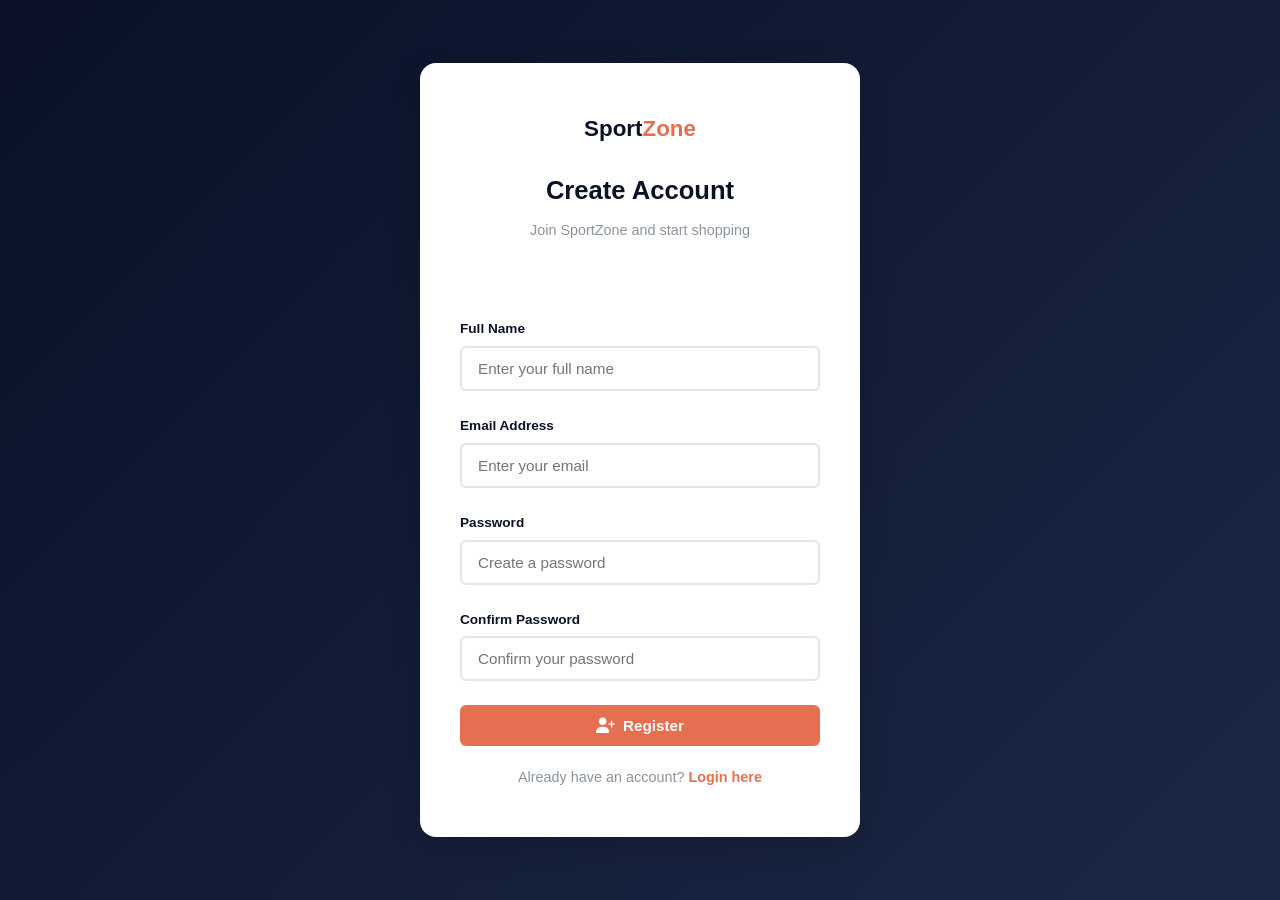
<file: index.html>
<!DOCTYPE html>
<html lang="en">

<head>
    <meta charset="UTF-8">
    <meta name="viewport" content="width=device-width, initial-scale=1.0">
    <meta name="description" content="SportZone — Your one-stop shop for premium sports gear.">
    <title>SportZone</title>
    <meta http-equiv="refresh" content="0; url=register.html">
</head>

<body>
    <p>Redirecting to <a href="register.html">Register</a>...</p>
</body>

</html>
</file>
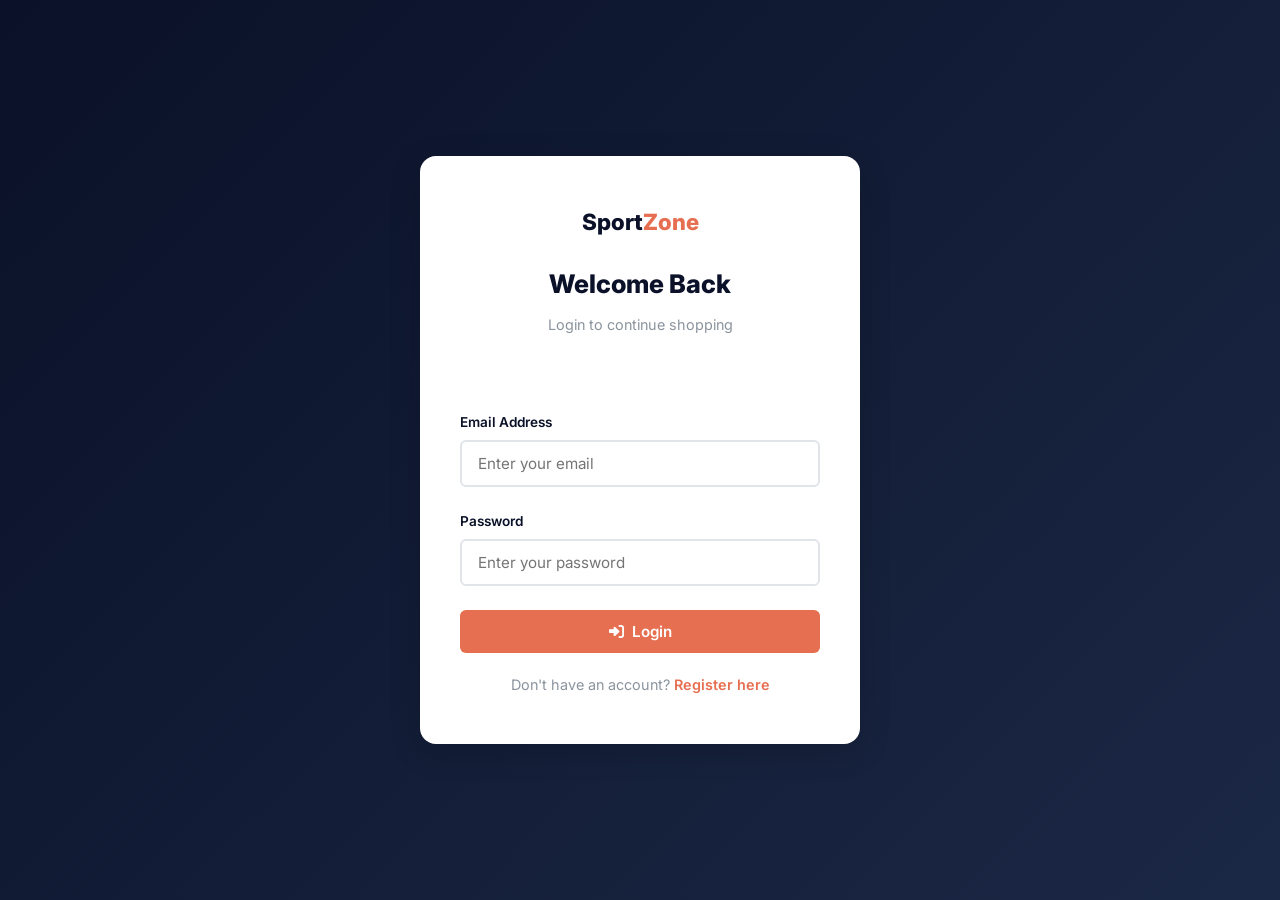
<file: cart.html>
<!DOCTYPE html>
<html lang="en">

<head>
    <meta charset="UTF-8">
    <meta name="viewport" content="width=device-width, initial-scale=1.0">
    <meta name="description" content="SportZone — Review your cart and checkout.">
    <title>SportZone — Cart</title>
    <link rel="stylesheet" href="css/styles.css">
    <link rel="stylesheet" href="https://cdnjs.cloudflare.com/ajax/libs/font-awesome/6.5.1/css/all.min.css">
</head>

<body>
    <div id="navbar-container"></div>

    <div class="cart-section" id="cart-section">
        <h1 class="cart-section__title"><i class="fa-solid fa-cart-shopping"></i> Your Cart</h1>
        <div id="cart-items"></div>
        <div id="cart-summary"></div>
    </div>

    <div id="footer-container"></div>

    <script type="module" src="js/cartPage.js"></script>
</body>

</html>
</file>
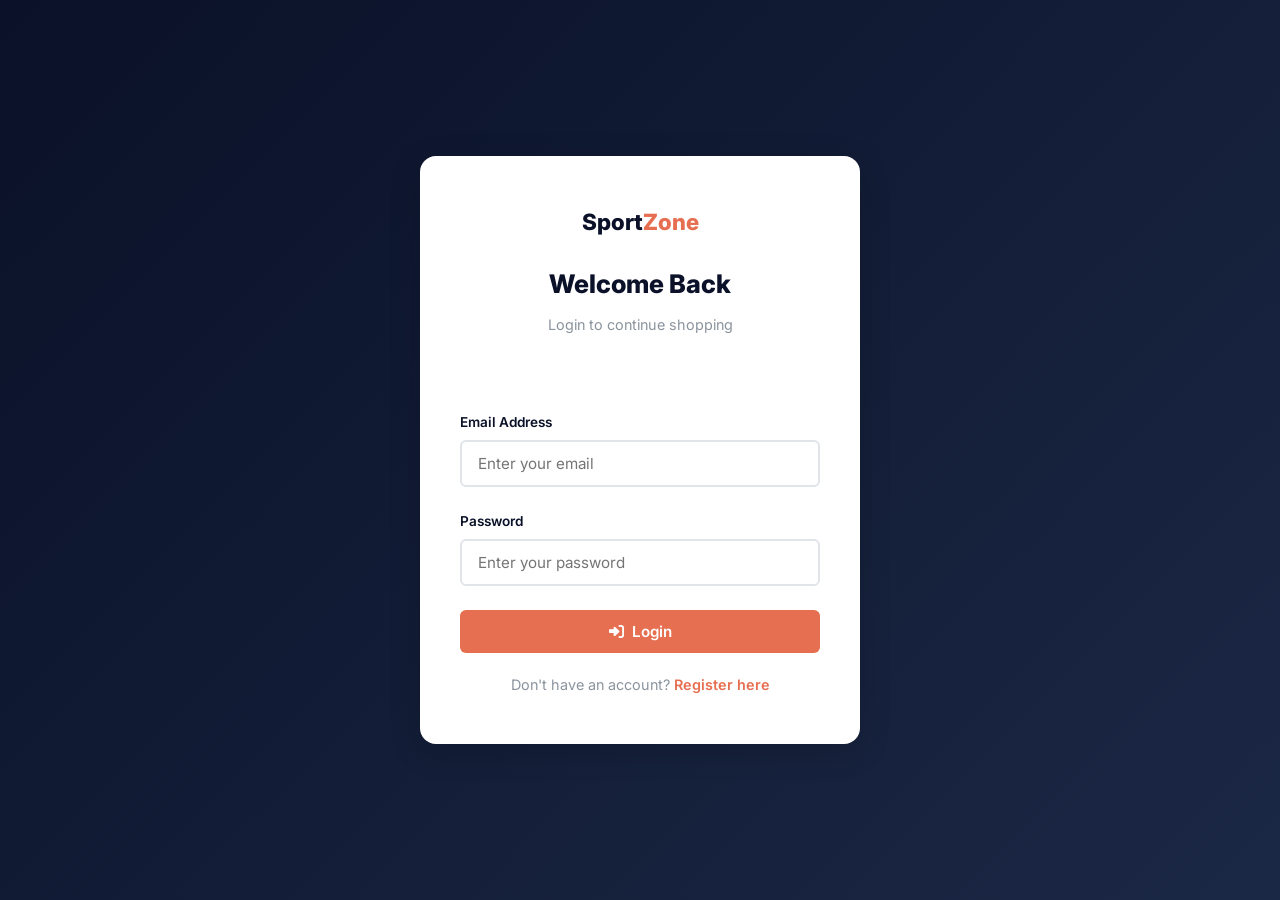
<file: home.html>
<!DOCTYPE html>
<html lang="en">

<head>
    <meta charset="UTF-8">
    <meta name="viewport" content="width=device-width, initial-scale=1.0">
    <meta name="description"
        content="SportZone — Shop premium sports jerseys, balls, and clothing. Your one-stop shop for all sports gear.">
    <title>SportZone — Home</title>
    <link rel="stylesheet" href="css/styles.css">
    <link rel="stylesheet" href="https://cdnjs.cloudflare.com/ajax/libs/font-awesome/6.5.1/css/all.min.css">
</head>

<body>
    <div id="navbar-container"></div>

    <div id="slider-container"></div>

    <section class="section" id="products-section">
        <h2 class="section__title">Our <span>Products</span></h2>

        <div class="filters" id="filters">
            <button class="filters__category-btn active" data-category="All">All</button>
            <button class="filters__category-btn" data-category="Shoes">Shoes</button>
            <button class="filters__category-btn" data-category="Balls">Balls</button>
            <button class="filters__category-btn" data-category="Clothing">Clothing</button>

            <select class="filters__select" id="price-filter">
                <option value="default">Sort by Price</option>
                <option value="low-high">Price: Low to High</option>
                <option value="high-low">Price: High to Low</option>
            </select>

            <select class="filters__select" id="size-filter">
                <option value="all">All Sizes</option>
                <option value="S">S</option>
                <option value="M">M</option>
                <option value="L">L</option>
                <option value="XL">XL</option>
                <option value="Standard">Standard</option>
            </select>
        </div>

        <div class="products-grid" id="products-grid"></div>
    </section>

    <section class="section" id="contact" style="text-align:center; padding-bottom: 60px;">
        <h2 class="section__title">Contact <span>Us</span></h2>
        <p style="color: var(--text-muted); max-width: 500px; margin: 0 auto;">
            Have questions? Reach out at <strong>support@sportzone.com</strong> or call us at <strong>+1 (555)
                123-4567</strong>.
        </p>
    </section>

    <div id="footer-container"></div>

    <script type="module" src="js/home.js"></script>
</body>

</html>
</file>
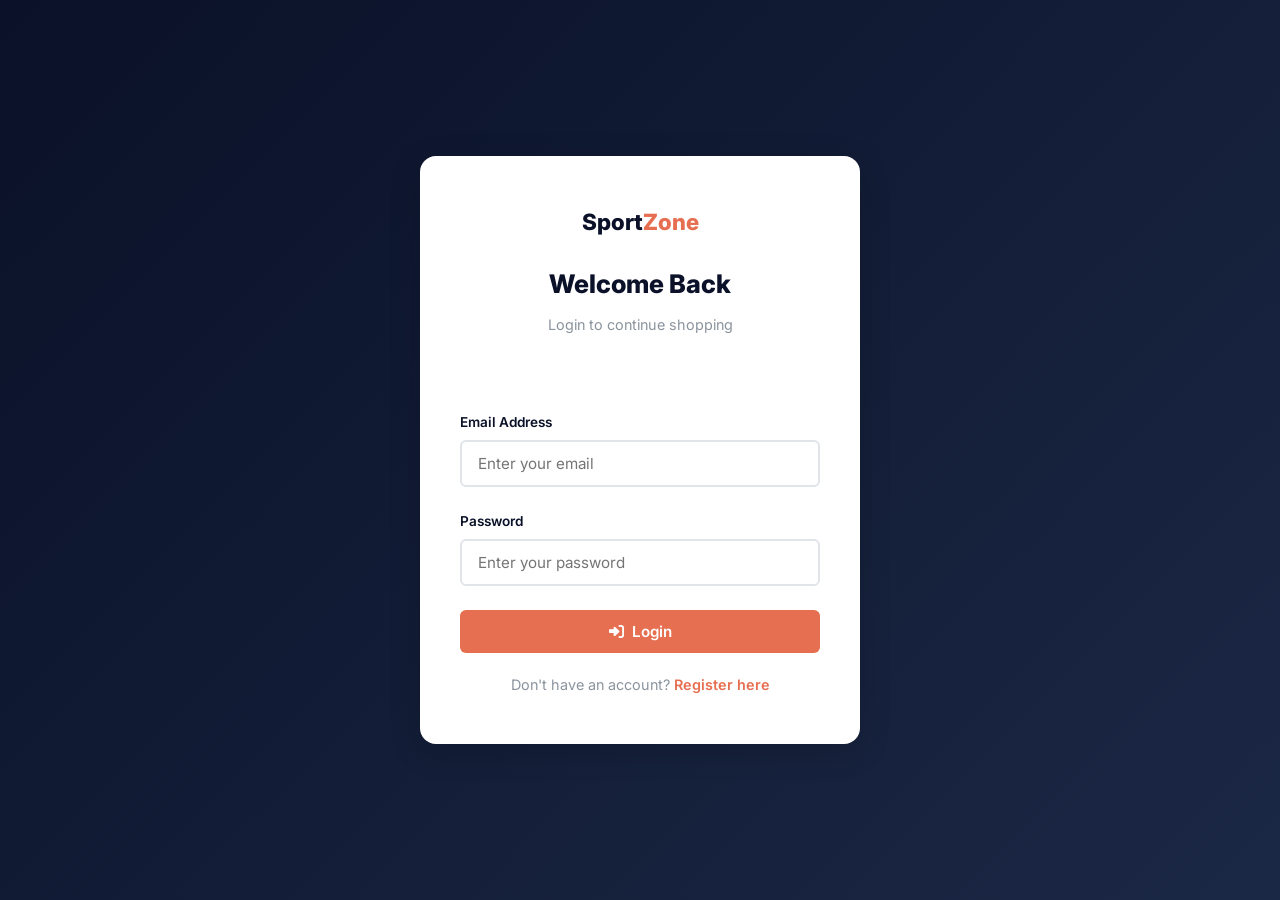
<file: login.html>
<!DOCTYPE html>
<html lang="en">

<head>
    <meta charset="UTF-8">
    <meta name="viewport" content="width=device-width, initial-scale=1.0">
    <meta name="description" content="SportZone — Login to your account to shop premium sports gear.">
    <title>SportZone — Login</title>
    <link rel="stylesheet" href="css/styles.css">
    <link rel="stylesheet" href="https://cdnjs.cloudflare.com/ajax/libs/font-awesome/6.5.1/css/all.min.css">
</head>

<body>
    <div class="auth-page">
        <div class="auth-card">
            <div class="auth-card__logo">Sport<span>Zone</span></div>
            <h1 class="auth-card__title">Welcome Back</h1>
            <p class="auth-card__subtitle">Login to continue shopping</p>

            <div class="general-error" id="general-error"></div>

            <form id="login-form" novalidate>
                <div class="form-group">
                    <label for="email">Email Address</label>
                    <input type="email" id="email" placeholder="Enter your email" autocomplete="email">
                    <div class="error-message" id="email-error"></div>
                </div>

                <div class="form-group">
                    <label for="password">Password</label>
                    <input type="password" id="password" placeholder="Enter your password"
                        autocomplete="current-password">
                    <div class="error-message" id="password-error"></div>
                </div>

                <button type="submit" class="btn btn--primary" id="login-btn">
                    <i class="fa-solid fa-right-to-bracket"></i> Login
                </button>
            </form>

            <p class="auth-card__footer">
                Don't have an account? <a href="register.html">Register here</a>
            </p>
        </div>
    </div>

    <script type="module" src="js/login.js"></script>
</body>

</html>
</file>
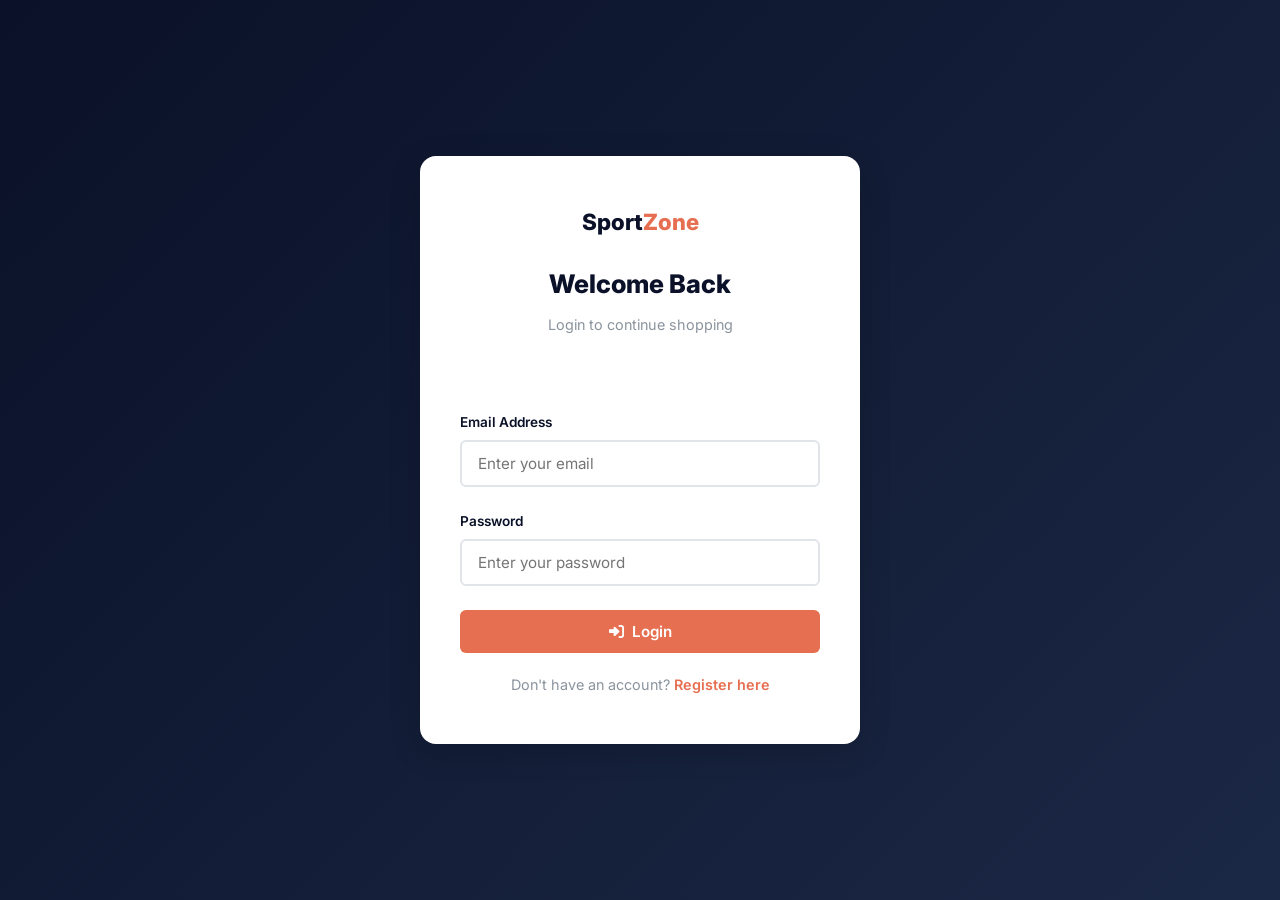
<file: order-shipped.html>
<!DOCTYPE html>
<html lang="en">

<head>
    <meta charset="UTF-8">
    <meta name="viewport" content="width=device-width, initial-scale=1.0">
    <meta name="description" content="SportZone — Review your cart and checkout.">
    <title>SportZone — Order Shipped</title>
    <link rel="stylesheet" href="css/styles.css">
    <link rel="stylesheet" href="https://cdnjs.cloudflare.com/ajax/libs/font-awesome/6.5.1/css/all.min.css">
</head>

<body>
    <div id="navbar-container"></div>

    <div class="order-shipped" id="order-shipped">
        <div class="order-shipped__box">
            <div class="order-shipped__icon">
                <i class="fa-solid fa-truck-fast"></i>
            </div>
            <h1 class="order-shipped__title">Order Shipped Successfully!</h1>
            <p class="order-shipped__text">
                Thank you for shopping with SportZone. Your order is on its way and will arrive soon.
            </p>
            <a href="home.html" class="btn btn--yellow">
                <i class="fa-solid fa-arrow-left"></i> Continue Shopping
            </a>
        </div>
    </div>

    <div id="footer-container"></div>

    <script type="module" src="js/orderShipped.js"></script>
</body>

</html>
</file>
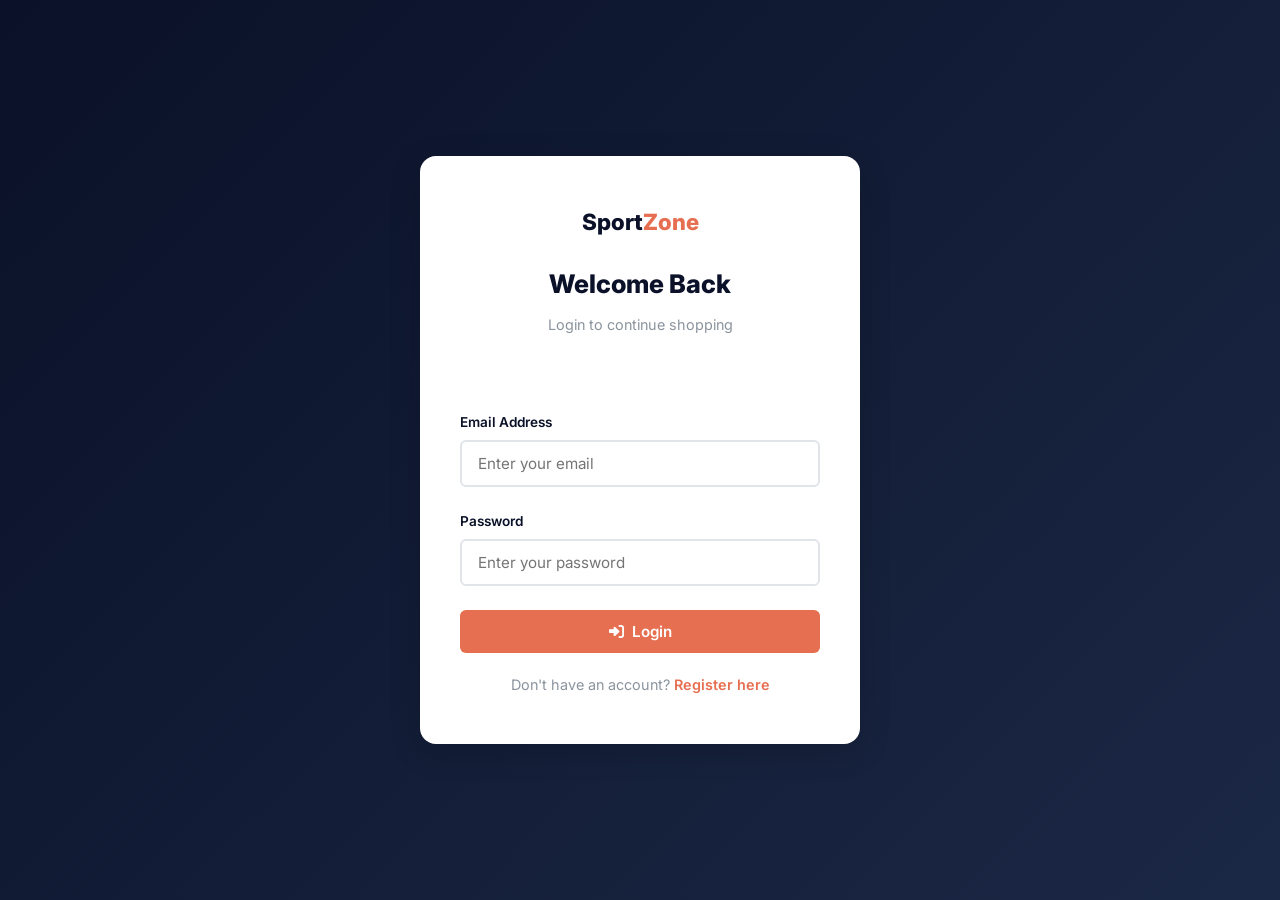
<file: product-details.html>
<!DOCTYPE html>
<html lang="en">

<head>
    <meta charset="UTF-8">
    <meta name="viewport" content="width=device-width, initial-scale=1.0">
    <meta name="description" content="SportZone — View product details and add items to your cart.">
    <title>SportZone — Product Details</title>
    <link rel="stylesheet" href="css/styles.css">
    <link rel="stylesheet" href="https://cdnjs.cloudflare.com/ajax/libs/font-awesome/6.5.1/css/all.min.css">
</head>

<body>
    <div id="navbar-container"></div>

    <div class="product-details" id="product-details">
    </div>

    <div id="footer-container"></div>

    <script type="module" src="js/productDetails.js"></script>
</body>

</html>
</file>
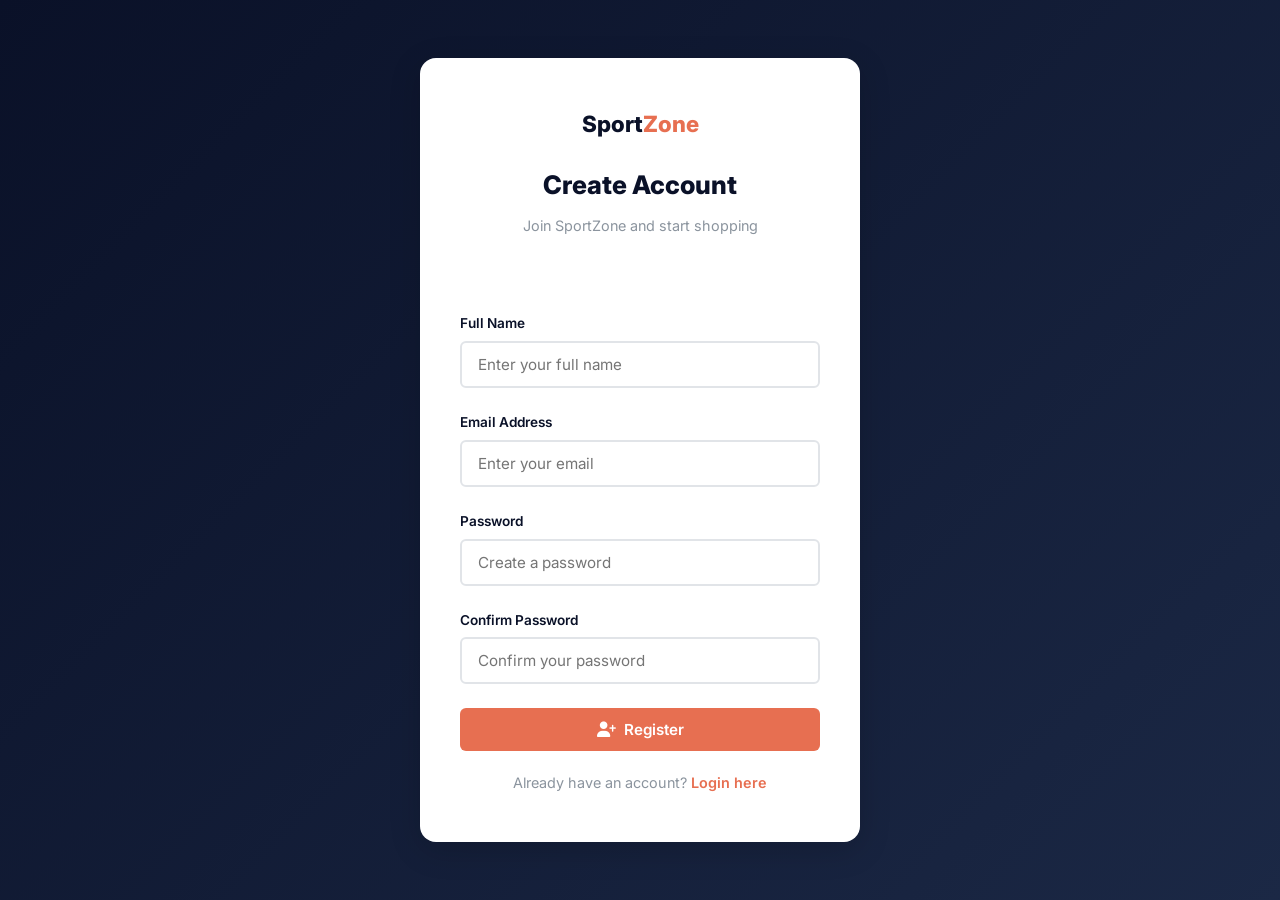
<file: register.html>
<!DOCTYPE html>
<html lang="en">
<head>
  <meta charset="UTF-8">
  <meta name="viewport" content="width=device-width, initial-scale=1.0">
  <meta name="description" content="SportZone — Create your account to shop premium sports gear, jerseys, and equipment.">
  <title>SportZone — Register</title>
  <link rel="stylesheet" href="css/styles.css">
  <link rel="stylesheet" href="https://cdnjs.cloudflare.com/ajax/libs/font-awesome/6.5.1/css/all.min.css">
</head>
<body>
  <div class="auth-page">
    <div class="auth-card">
      <div class="auth-card__logo">Sport<span>Zone</span></div>
      <h1 class="auth-card__title">Create Account</h1>
      <p class="auth-card__subtitle">Join SportZone and start shopping</p>

      <div class="general-error" id="general-error"></div>

      <form id="register-form" novalidate>
        <div class="form-group">
          <label for="name">Full Name</label>
          <input type="text" id="name" placeholder="Enter your full name" autocomplete="name">
          <div class="error-message" id="name-error"></div>
        </div>

        <div class="form-group">
          <label for="email">Email Address</label>
          <input type="email" id="email" placeholder="Enter your email" autocomplete="email">
          <div class="error-message" id="email-error"></div>
        </div>

        <div class="form-group">
          <label for="password">Password</label>
          <input type="password" id="password" placeholder="Create a password" autocomplete="new-password">
          <div class="error-message" id="password-error"></div>
        </div>

        <div class="form-group">
          <label for="confirm-password">Confirm Password</label>
          <input type="password" id="confirm-password" placeholder="Confirm your password" autocomplete="new-password">
          <div class="error-message" id="confirmPassword-error"></div>
        </div>

        <button type="submit" class="btn btn--primary" id="register-btn">
          <i class="fa-solid fa-user-plus"></i> Register
        </button>
      </form>

      <p class="auth-card__footer">
        Already have an account? <a href="login.html">Login here</a>
      </p>
    </div>
  </div>

  <script type="module" src="js/register.js"></script>
</body>
</html>
</file>
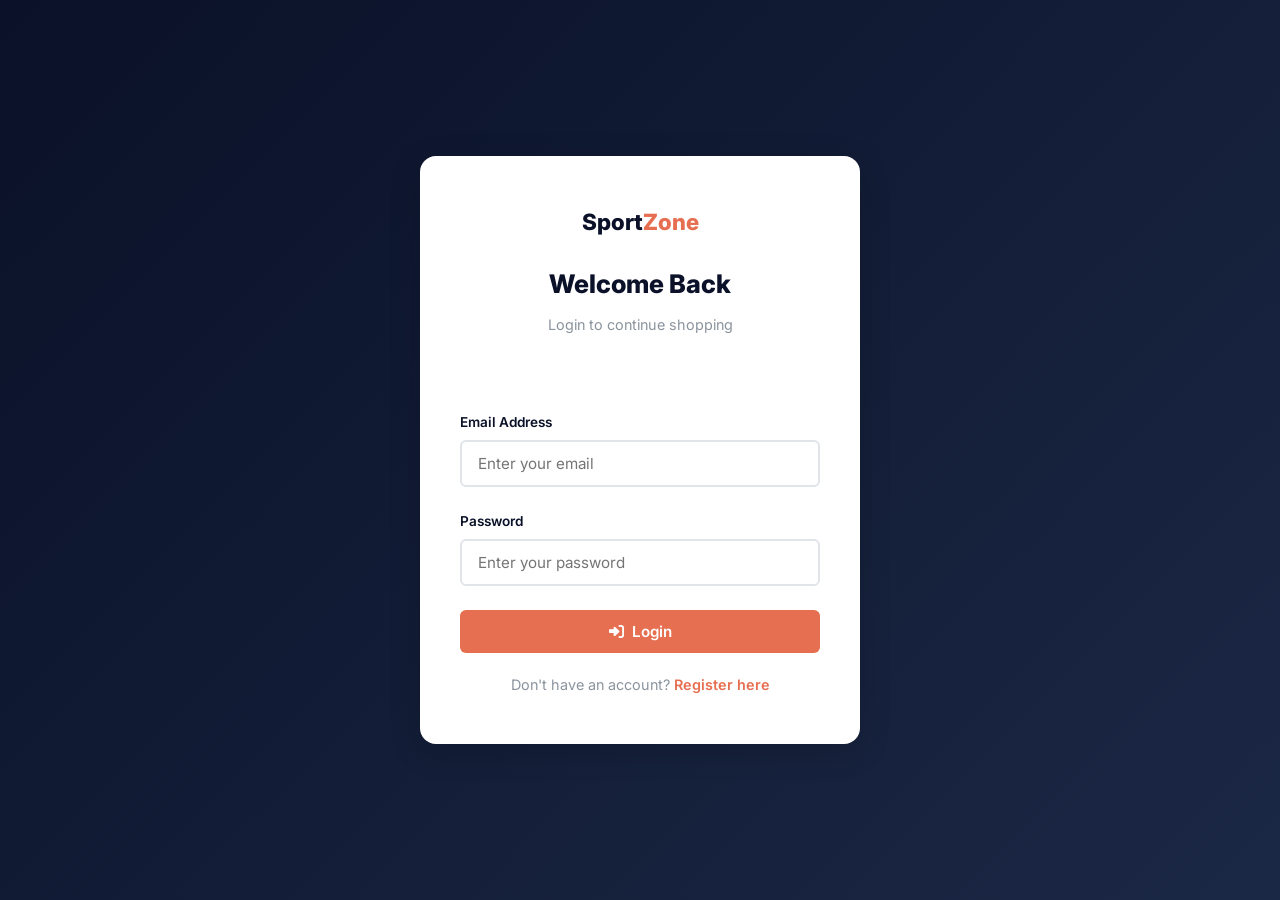
<file: Html/cart.html>
<!DOCTYPE html>
<html lang="en">

<head>
    <meta charset="UTF-8">
    <meta name="viewport" content="width=device-width, initial-scale=1.0">
    <meta name="description" content="SportZone — Review your cart and checkout.">
    <title>SportZone — Cart</title>
    <link rel="stylesheet" href="../css/styles.css">
    <link rel="stylesheet" href="https://cdnjs.cloudflare.com/ajax/libs/font-awesome/6.5.1/css/all.min.css">
</head>

<body>
    <div id="navbar-container"></div>

    <div class="cart-section" id="cart-section">
        <h1 class="cart-section__title"><i class="fa-solid fa-cart-shopping"></i> Your Cart</h1>
        <div id="cart-items"></div>
        <div id="cart-summary"></div>
    </div>

    <div id="footer-container"></div>

    <script type="module" src="../js/cartPage.js"></script>
</body>

</html>
</file>
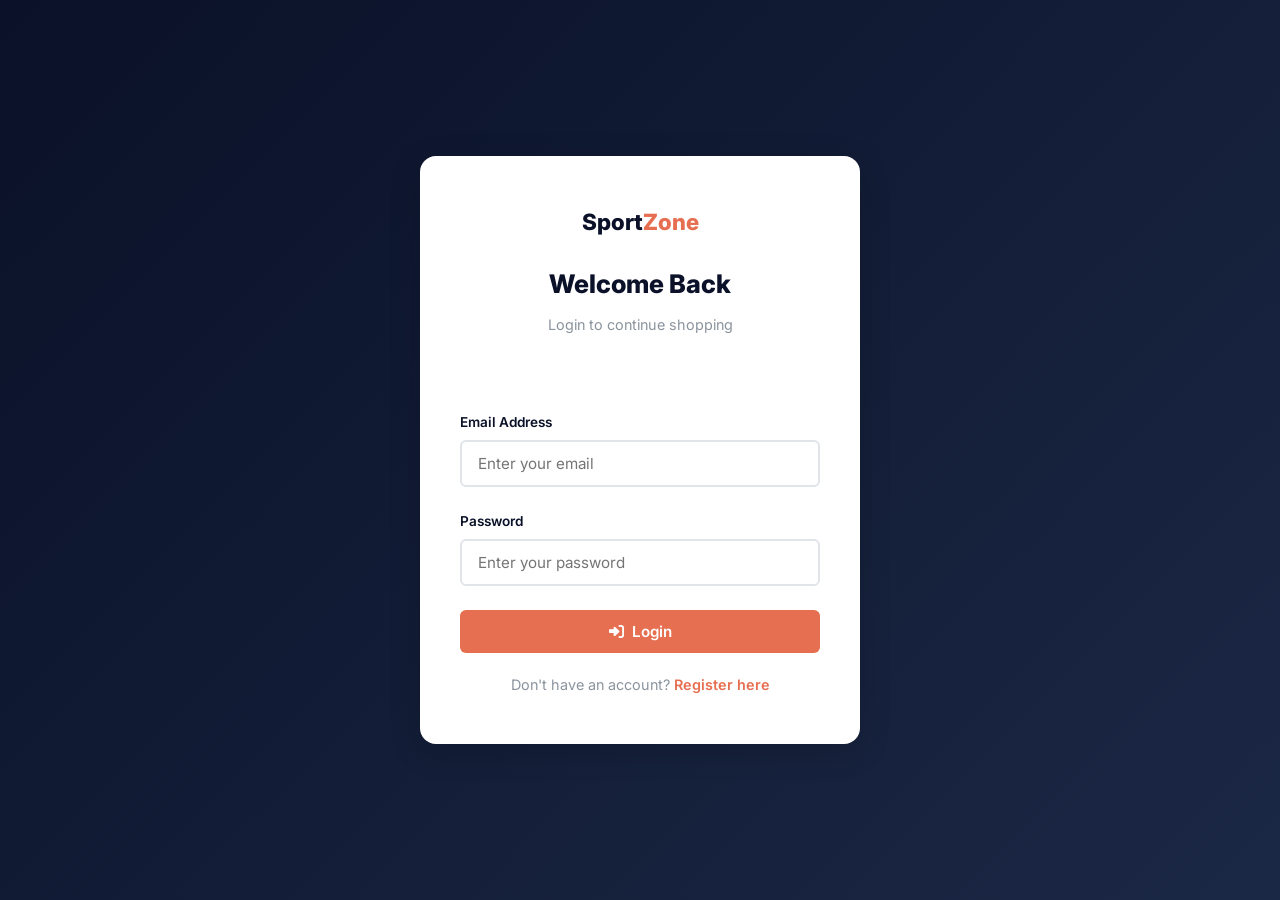
<file: Html/home.html>
<!DOCTYPE html>
<html lang="en">

<head>
    <meta charset="UTF-8">
    <meta name="viewport" content="width=device-width, initial-scale=1.0">
    <meta name="description"
        content="SportZone — Shop premium sports jerseys, balls, and clothing. Your one-stop shop for all sports gear.">
    <title>SportZone — Home</title>
    <link rel="stylesheet" href="../css/styles.css">
    <link rel="stylesheet" href="https://cdnjs.cloudflare.com/ajax/libs/font-awesome/6.5.1/css/all.min.css">
</head>

<body>
    <div id="navbar-container"></div>

    <div id="slider-container"></div>

    <section class="section" id="products-section">
        <h2 class="section__title">Our <span>Products</span></h2>

        <div class="filters" id="filters">
            <button class="filters__category-btn active" data-category="All">All</button>
            <button class="filters__category-btn" data-category="Shoes">Shoes</button>
            <button class="filters__category-btn" data-category="Balls">Balls</button>
            <button class="filters__category-btn" data-category="Clothing">Clothing</button>

            <select class="filters__select" id="price-filter">
                <option value="default">Sort by Price</option>
                <option value="low-high">Price: Low to High</option>
                <option value="high-low">Price: High to Low</option>
            </select>

            <select class="filters__select" id="size-filter">
                <option value="all">All Sizes</option>
                <option value="S">S</option>
                <option value="M">M</option>
                <option value="L">L</option>
                <option value="XL">XL</option>
                <option value="Standard">Standard</option>
            </select>
        </div>

        <div class="products-grid" id="products-grid"></div>
    </section>

    <section class="section" id="contact" style="text-align:center; padding-bottom: 60px;">
        <h2 class="section__title">Contact <span>Us</span></h2>
        <p style="color: var(--text-muted); max-width: 500px; margin: 0 auto;">
            Have questions? Reach out at <strong>support@sportzone.com</strong> or call us at <strong>+1 (555)
                123-4567</strong>.
        </p>
    </section>

    <div id="footer-container"></div>

    <script type="module" src="../js/home.js"></script>
</body>

</html>
</file>
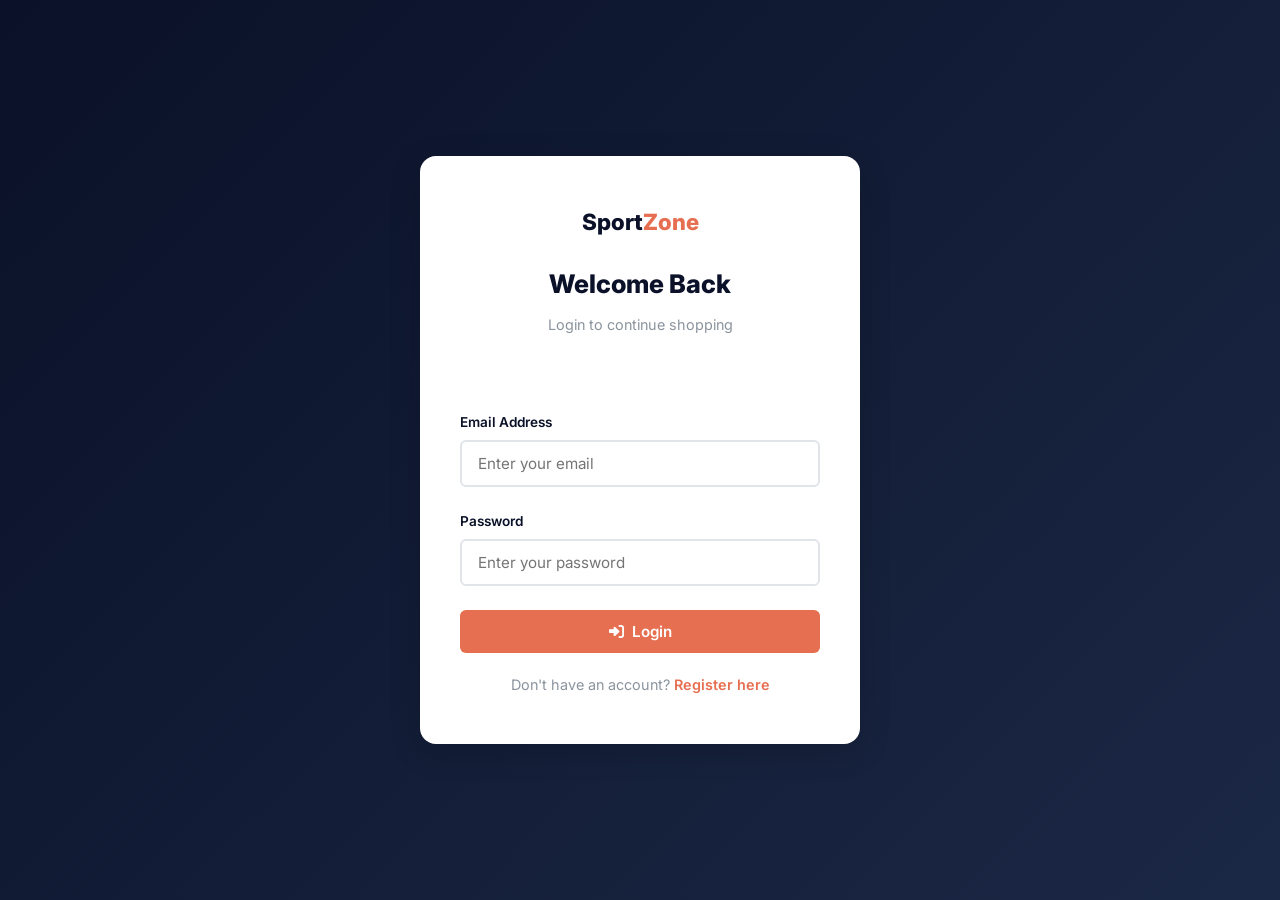
<file: Html/login.html>
<!DOCTYPE html>
<html lang="en">

<head>
    <meta charset="UTF-8">
    <meta name="viewport" content="width=device-width, initial-scale=1.0">
    <meta name="description" content="SportZone — Login to your account to shop premium sports gear.">
    <title>SportZone — Login</title>
    <link rel="stylesheet" href="../css/styles.css">
    <link rel="stylesheet" href="https://cdnjs.cloudflare.com/ajax/libs/font-awesome/6.5.1/css/all.min.css">
</head>

<body>
    <div class="auth-page">
        <div class="auth-card">
            <div class="auth-card__logo">Sport<span>Zone</span></div>
            <h1 class="auth-card__title">Welcome Back</h1>
            <p class="auth-card__subtitle">Login to continue shopping</p>

            <div class="general-error" id="general-error"></div>

            <form id="login-form" novalidate>
                <div class="form-group">
                    <label for="email">Email Address</label>
                    <input type="email" id="email" placeholder="Enter your email" autocomplete="email">
                    <div class="error-message" id="email-error"></div>
                </div>

                <div class="form-group">
                    <label for="password">Password</label>
                    <input type="password" id="password" placeholder="Enter your password"
                        autocomplete="current-password">
                    <div class="error-message" id="password-error"></div>
                </div>

                <button type="submit" class="btn btn--primary" id="login-btn">
                    <i class="fa-solid fa-right-to-bracket"></i> Login
                </button>
            </form>

            <p class="auth-card__footer">
                Don't have an account? <a href="register.html">Register here</a>
            </p>
        </div>
    </div>

    <script type="module" src="../js/login.js"></script>
</body>

</html>
</file>
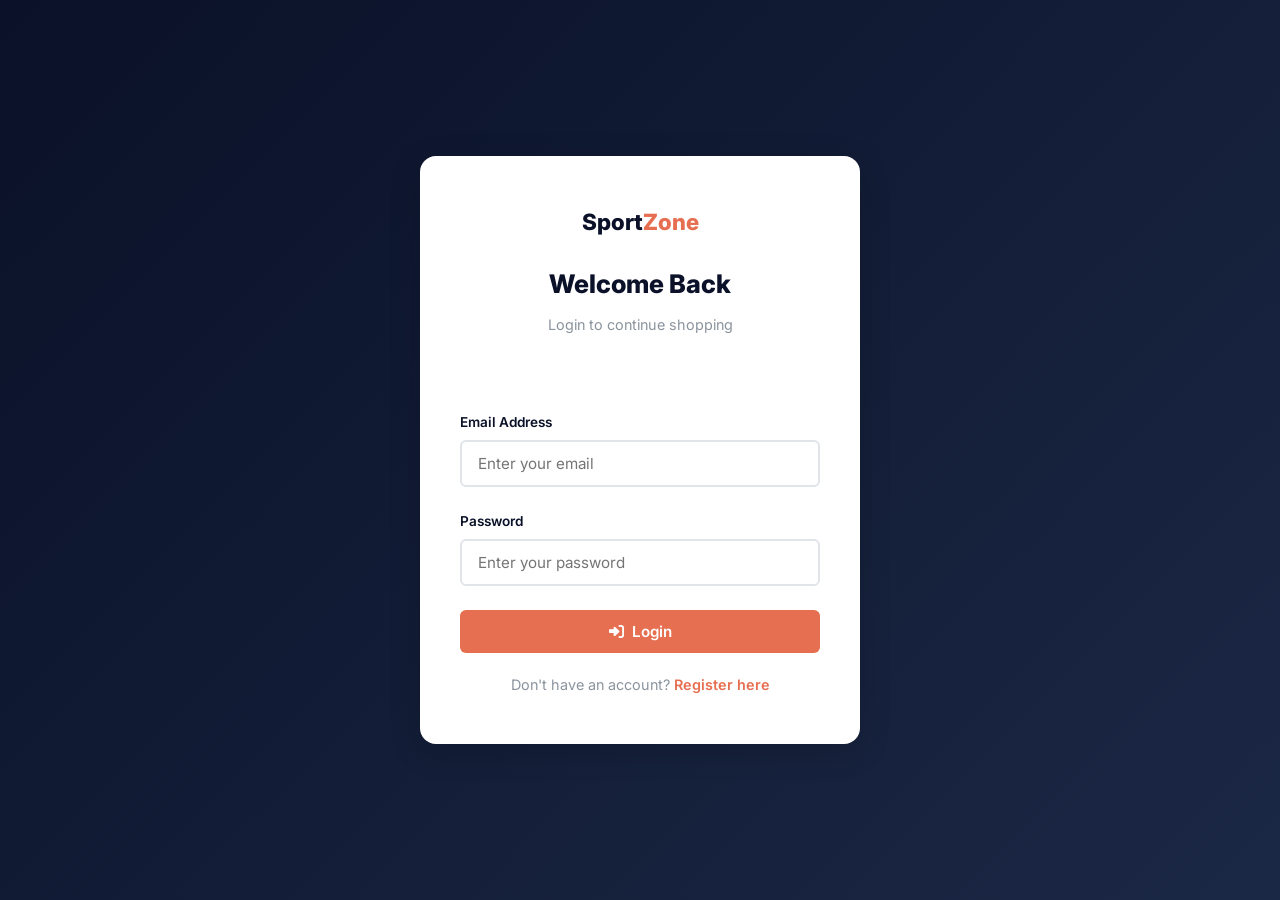
<file: Html/order-shipped.html>
<!DOCTYPE html>
<html lang="en">

<head>
    <meta charset="UTF-8">
    <meta name="viewport" content="width=device-width, initial-scale=1.0">
    <meta name="description" content="SportZone — Review your cart and checkout.">
    <title>SportZone — Order Shipped</title>
    <link rel="stylesheet" href="../css/styles.css">
    <link rel="stylesheet" href="https://cdnjs.cloudflare.com/ajax/libs/font-awesome/6.5.1/css/all.min.css">
</head>

<body>
    <div id="navbar-container"></div>

    <div class="order-shipped" id="order-shipped">
        <div class="order-shipped__box">
            <div class="order-shipped__icon">
                <i class="fa-solid fa-truck-fast"></i>
            </div>
            <h1 class="order-shipped__title">Order Shipped Successfully!</h1>
            <p class="order-shipped__text">
                Thank you for shopping with SportZone. Your order is on its way and will arrive soon.
            </p>
            <a href="home.html" class="btn btn--yellow">
                <i class="fa-solid fa-arrow-left"></i> Continue Shopping
            </a>
        </div>
    </div>

    <div id="footer-container"></div>

    <script type="module" src="../js/orderShipped.js"></script>
</body>

</html>
</file>
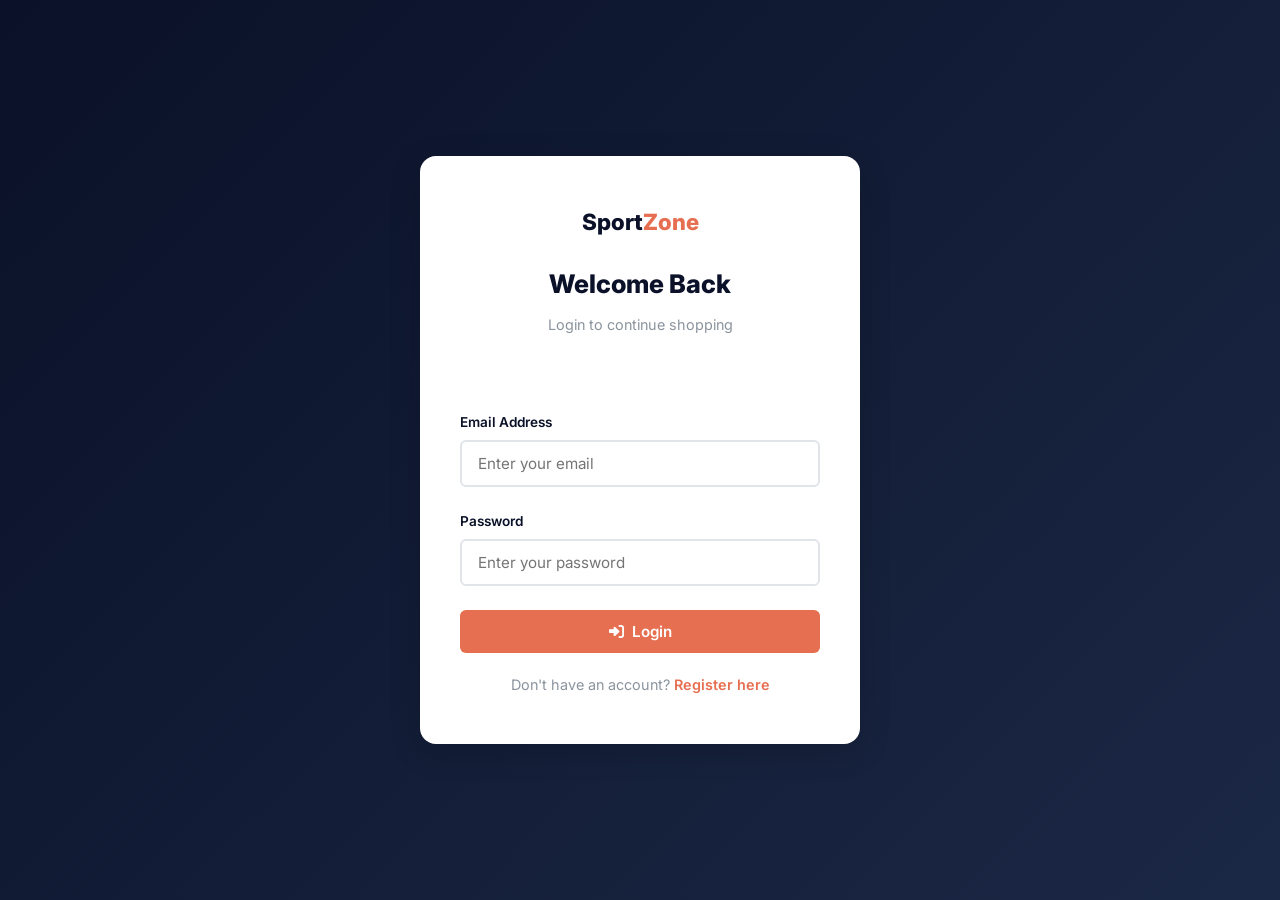
<file: Html/product-details.html>
<!DOCTYPE html>
<html lang="en">

<head>
    <meta charset="UTF-8">
    <meta name="viewport" content="width=device-width, initial-scale=1.0">
    <meta name="description" content="SportZone — View product details and add items to your cart.">
    <title>SportZone — Product Details</title>
    <link rel="stylesheet" href="../css/styles.css">
    <link rel="stylesheet" href="https://cdnjs.cloudflare.com/ajax/libs/font-awesome/6.5.1/css/all.min.css">
</head>

<body>
    <div id="navbar-container"></div>

    <div class="product-details" id="product-details">
    </div>

    <div id="footer-container"></div>

    <script type="module" src="../js/productDetails.js"></script>
</body>

</html>
</file>
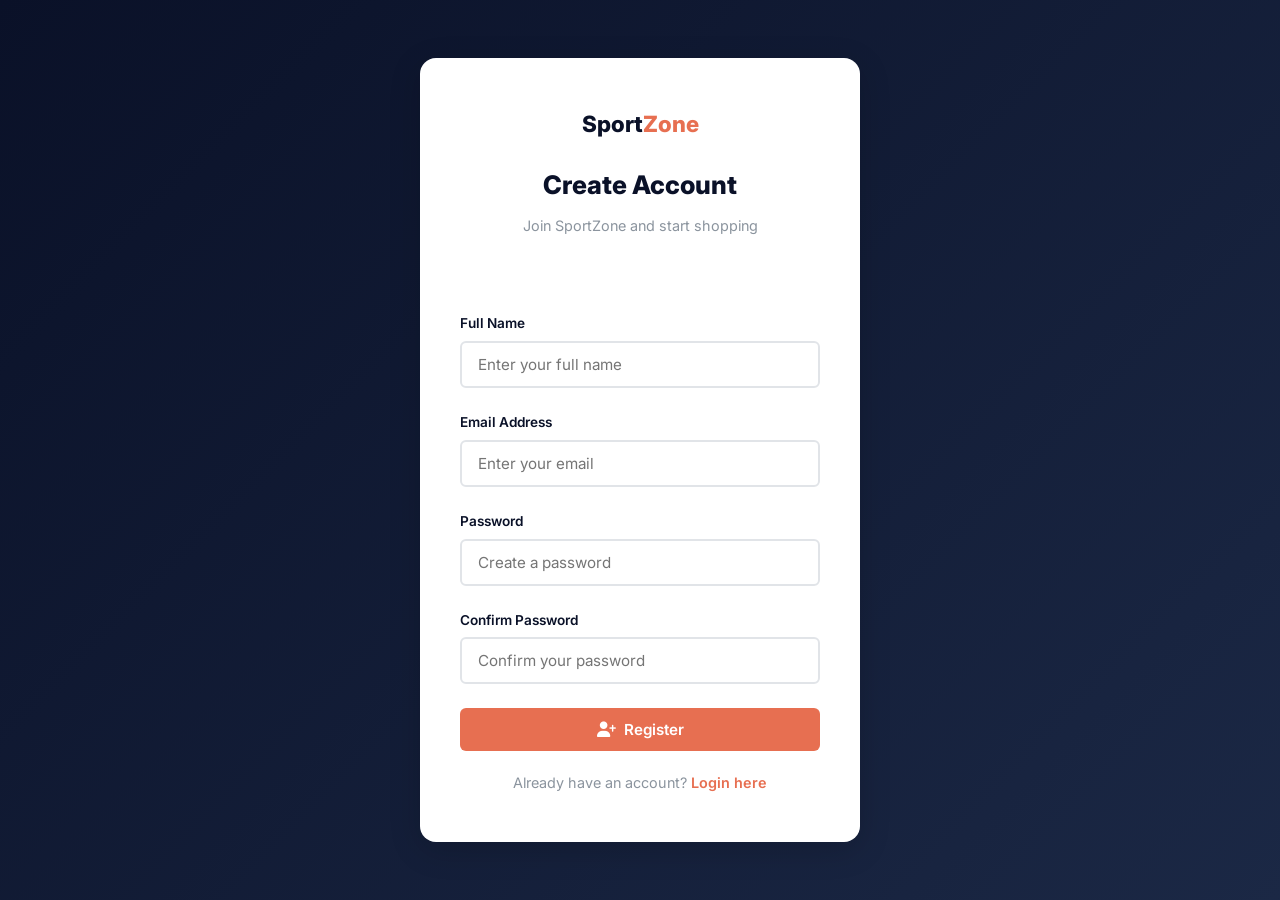
<file: Html/register.html>
<!DOCTYPE html>
<html lang="en">
<head>
  <meta charset="UTF-8">
  <meta name="viewport" content="width=device-width, initial-scale=1.0">
  <meta name="description" content="SportZone — Create your account to shop premium sports gear, jerseys, and equipment.">
  <title>SportZone — Register</title>
  <link rel="stylesheet" href="../css/styles.css">
  <link rel="stylesheet" href="https://cdnjs.cloudflare.com/ajax/libs/font-awesome/6.5.1/css/all.min.css">
</head>
<body>
  <div class="auth-page">
    <div class="auth-card">
      <div class="auth-card__logo">Sport<span>Zone</span></div>
      <h1 class="auth-card__title">Create Account</h1>
      <p class="auth-card__subtitle">Join SportZone and start shopping</p>

      <div class="general-error" id="general-error"></div>

      <form id="register-form" novalidate>
        <div class="form-group">
          <label for="name">Full Name</label>
          <input type="text" id="name" placeholder="Enter your full name" autocomplete="name">
          <div class="error-message" id="name-error"></div>
        </div>

        <div class="form-group">
          <label for="email">Email Address</label>
          <input type="email" id="email" placeholder="Enter your email" autocomplete="email">
          <div class="error-message" id="email-error"></div>
        </div>

        <div class="form-group">
          <label for="password">Password</label>
          <input type="password" id="password" placeholder="Create a password" autocomplete="new-password">
          <div class="error-message" id="password-error"></div>
        </div>

        <div class="form-group">
          <label for="confirm-password">Confirm Password</label>
          <input type="password" id="confirm-password" placeholder="Confirm your password" autocomplete="new-password">
          <div class="error-message" id="confirmPassword-error"></div>
        </div>

        <button type="submit" class="btn btn--primary" id="register-btn">
          <i class="fa-solid fa-user-plus"></i> Register
        </button>
      </form>

      <p class="auth-card__footer">
        Already have an account? <a href="login.html">Login here</a>
      </p>
    </div>
  </div>

  <script type="module" src="../js/register.js"></script>
</body>
</html>
</file>
<file: css/styles.css>
@import url('https://fonts.googleapis.com/css2?family=Inter:wght@300;400;500;600;700;800&display=swap');

:root {
  --primary-dark: #0a1128;
  --primary-navy: #1b2845;
  --primary-blue: #274060;
  --accent-orange: #e76f51;
  --accent-orange-hover: #f4845f;
  --accent-yellow: #f4a261;
  --text-white: #ffffff;
  --text-light: #c9d1d9;
  --text-muted: #8b949e;
  --bg-light: #f5f6fa;
  --bg-card: #ffffff;
  --border-color: #e1e4e8;
  --shadow-sm: 0 2px 8px rgba(0, 0, 0, 0.08);
  --shadow-md: 0 4px 16px rgba(0, 0, 0, 0.12);
  --shadow-lg: 0 8px 32px rgba(0, 0, 0, 0.16);
  --radius-sm: 6px;
  --radius-md: 10px;
  --radius-lg: 16px;
  --transition: 0.3s ease;
}

*,
*::before,
*::after {
  margin: 0;
  padding: 0;
  box-sizing: border-box;
}

html {
  scroll-behavior: smooth;
}

body {
  font-family: 'Inter', sans-serif;
  background-color: var(--bg-light);
  color: var(--primary-dark);
  line-height: 1.6;
  min-height: 100vh;
  display: flex;
  flex-direction: column;
}

a {
  text-decoration: none;
  color: inherit;
}

ul {
  list-style: none;
}

img {
  max-width: 100%;
  display: block;
}

button {
  cursor: pointer;
  border: none;
  font-family: inherit;
}

input {
  font-family: inherit;
}

.navbar {
  background: var(--primary-dark);
  padding: 0 40px;
  display: flex;
  align-items: center;
  justify-content: space-between;
  height: 70px;
  position: sticky;
  top: 0;
  z-index: 1000;
  box-shadow: var(--shadow-md);
}

.navbar__logo {
  font-size: 1.6rem;
  font-weight: 800;
  color: var(--text-white);
  letter-spacing: 1px;
}

.navbar__logo span {
  color: var(--accent-orange);
}

.navbar__links {
  display: flex;
  align-items: center;
  gap: 28px;
}

.navbar__links a {
  color: var(--text-light);
  font-size: 0.95rem;
  font-weight: 500;
  transition: color var(--transition);
  position: relative;
}

.navbar__links a:hover {
  color: var(--accent-orange);
}

.navbar__links a.active {
  color: var(--accent-orange);
}

.navbar__cart {
  position: relative;
  font-size: 1.2rem;
  color: var(--text-light);
  transition: color var(--transition);
}

.navbar__cart:hover {
  color: var(--accent-orange);
}

.navbar__cart-badge {
  position: absolute;
  top: -8px;
  right: -10px;
  background: var(--accent-orange);
  color: var(--text-white);
  font-size: 0.7rem;
  font-weight: 700;
  width: 20px;
  height: 20px;
  border-radius: 50%;
  display: flex;
  align-items: center;
  justify-content: center;
}

.navbar__user {
  color: var(--accent-yellow);
  font-weight: 600;
  font-size: 0.9rem;
}

.navbar__logout {
  background: transparent;
  color: var(--text-muted);
  font-size: 0.9rem;
  font-weight: 500;
  padding: 6px 14px;
  border: 1px solid var(--text-muted);
  border-radius: var(--radius-sm);
  transition: all var(--transition);
}

.navbar__logout:hover {
  color: var(--accent-orange);
  border-color: var(--accent-orange);
}

.footer {
  background: var(--primary-dark);
  color: var(--text-light);
  padding: 50px 40px 24px;
  margin-top: auto;
}

.footer__content {
  display: grid;
  grid-template-columns: repeat(3, 1fr);
  gap: 40px;
  max-width: 1200px;
  margin: 0 auto;
}

.footer__brand h3 {
  font-size: 1.4rem;
  font-weight: 800;
  color: var(--text-white);
  margin-bottom: 12px;
}

.footer__brand h3 span {
  color: var(--accent-orange);
}

.footer__brand p {
  font-size: 0.9rem;
  color: var(--text-muted);
  line-height: 1.7;
}

.footer__links h4,
.footer__social h4 {
  font-size: 1rem;
  font-weight: 700;
  color: var(--text-white);
  margin-bottom: 16px;
}

.footer__links ul {
  display: flex;
  flex-direction: column;
  gap: 10px;
}

.footer__links a {
  color: var(--text-muted);
  font-size: 0.9rem;
  transition: color var(--transition);
}

.footer__links a:hover {
  color: var(--accent-orange);
}

.footer__social-icons {
  display: flex;
  gap: 16px;
}

.footer__social-icons a {
  width: 40px;
  height: 40px;
  border-radius: 50%;
  background: var(--primary-navy);
  display: flex;
  align-items: center;
  justify-content: center;
  color: var(--text-light);
  font-size: 1rem;
  transition: all var(--transition);
}

.footer__social-icons a:hover {
  background: var(--accent-orange);
  color: var(--text-white);
  transform: translateY(-3px);
}

.footer__bottom {
  text-align: center;
  margin-top: 36px;
  padding-top: 20px;
  border-top: 1px solid rgba(255, 255, 255, 0.1);
  font-size: 0.85rem;
  color: var(--text-muted);
}

.slider {
  position: relative;
  width: 100%;
  height: 420px;
  overflow: hidden;
  background: var(--primary-dark);
}

.slider__track {
  display: flex;
  height: 100%;
  transition: transform 0.5s ease;
}

.slider__slide {
  min-width: 100%;
  height: 100%;
  position: relative;
}

.slider__slide img {
  width: 100%;
  height: 100%;
  object-fit: cover;
}

.slider__overlay {
  position: absolute;
  inset: 0;
  background: linear-gradient(to right, rgba(10, 17, 40, 0.85), rgba(10, 17, 40, 0.3));
  display: flex;
  flex-direction: column;
  justify-content: center;
  padding-left: 80px;
}

.slider__overlay h2 {
  font-size: 2.8rem;
  font-weight: 800;
  color: var(--text-white);
  margin-bottom: 12px;
}

.slider__overlay h2 span {
  color: var(--accent-orange);
}

.slider__overlay p {
  font-size: 1.1rem;
  color: var(--text-light);
  max-width: 500px;
}

.slider__arrow {
  position: absolute;
  top: 50%;
  transform: translateY(-50%);
  background: rgba(255, 255, 255, 0.15);
  backdrop-filter: blur(4px);
  color: var(--text-white);
  border: none;
  width: 48px;
  height: 48px;
  border-radius: 50%;
  font-size: 1.2rem;
  display: flex;
  align-items: center;
  justify-content: center;
  transition: all var(--transition);
  z-index: 10;
}

.slider__arrow:hover {
  background: var(--accent-orange);
}

.slider__arrow--prev {
  left: 20px;
}

.slider__arrow--next {
  right: 20px;
}

.slider__dots {
  position: absolute;
  bottom: 20px;
  left: 50%;
  transform: translateX(-50%);
  display: flex;
  gap: 10px;
  z-index: 10;
}

.slider__dot {
  width: 12px;
  height: 12px;
  border-radius: 50%;
  background: rgba(255, 255, 255, 0.4);
  border: none;
  cursor: pointer;
  transition: all var(--transition);
}

.slider__dot.active {
  background: var(--accent-orange);
  transform: scale(1.2);
}

.section {
  max-width: 1200px;
  margin: 0 auto;
  padding: 50px 20px;
}

.section__title {
  font-size: 1.8rem;
  font-weight: 800;
  color: var(--primary-dark);
  margin-bottom: 30px;
  text-align: center;
}

.section__title span {
  color: var(--accent-orange);
}

.filters {
  display: flex;
  flex-wrap: wrap;
  align-items: center;
  justify-content: center;
  gap: 12px;
  margin-bottom: 30px;
}

.filters__category-btn {
  padding: 10px 22px;
  border-radius: 30px;
  background: var(--bg-card);
  color: var(--primary-dark);
  font-size: 0.9rem;
  font-weight: 600;
  border: 2px solid var(--border-color);
  transition: all var(--transition);
}

.filters__category-btn:hover,
.filters__category-btn.active {
  background: var(--accent-orange);
  color: var(--text-white);
  border-color: var(--accent-orange);
}

.filters__select {
  padding: 10px 18px;
  border-radius: 30px;
  border: 2px solid var(--border-color);
  background: var(--bg-card);
  font-size: 0.9rem;
  font-weight: 500;
  color: var(--primary-dark);
  outline: none;
  cursor: pointer;
  transition: border-color var(--transition);
}

.filters__select:focus {
  border-color: var(--accent-orange);
}

.products-grid {
  display: grid;
  grid-template-columns: repeat(auto-fill, minmax(260px, 1fr));
  gap: 24px;
}

.product-card {
  background: var(--bg-card);
  border-radius: var(--radius-md);
  overflow: hidden;
  box-shadow: var(--shadow-sm);
  transition: transform var(--transition), box-shadow var(--transition);
  cursor: pointer;
  opacity: 1;
  animation: fadeInUp 0.4s ease forwards;
}

.product-card:hover {
  transform: translateY(-6px) scale(1.02);
  box-shadow: var(--shadow-lg);
}

.product-card__image {
  width: 100%;
  height: 220px;
  object-fit: cover;
}

.product-card__info {
  padding: 18px;
}

.product-card__name {
  font-size: 1rem;
  font-weight: 600;
  color: var(--primary-dark);
  margin-bottom: 6px;
}

.product-card__category {
  font-size: 0.8rem;
  color: var(--text-muted);
  margin-bottom: 10px;
}

.product-card__bottom {
  display: flex;
  align-items: center;
  justify-content: space-between;
}

.product-card__price {
  font-size: 1.15rem;
  font-weight: 700;
  color: var(--accent-orange);
}

.product-card__add-btn {
  width: 38px;
  height: 38px;
  border-radius: 50%;
  background: var(--accent-orange);
  color: var(--text-white);
  display: flex;
  align-items: center;
  justify-content: center;
  font-size: 1rem;
  transition: all var(--transition);
}

.product-card__add-btn:hover {
  background: var(--primary-dark);
  transform: scale(1.1);
}

@keyframes fadeInUp {
  from {
    opacity: 0;
    transform: translateY(20px);
  }

  to {
    opacity: 1;
    transform: translateY(0);
  }
}

.auth-page {
  min-height: 100vh;
  display: flex;
  align-items: center;
  justify-content: center;
  background: linear-gradient(135deg, var(--primary-dark) 0%, var(--primary-navy) 100%);
  padding: 20px;
}

.auth-card {
  background: var(--bg-card);
  border-radius: var(--radius-lg);
  padding: 48px 40px;
  width: 100%;
  max-width: 440px;
  box-shadow: var(--shadow-lg);
}

.auth-card__title {
  font-size: 1.6rem;
  font-weight: 800;
  color: var(--primary-dark);
  text-align: center;
  margin-bottom: 8px;
}

.auth-card__subtitle {
  font-size: 0.9rem;
  color: var(--text-muted);
  text-align: center;
  margin-bottom: 32px;
}

.form-group {
  margin-bottom: 20px;
}

.form-group label {
  display: block;
  font-size: 0.85rem;
  font-weight: 600;
  color: var(--primary-dark);
  margin-bottom: 6px;
}

.form-group input {
  width: 100%;
  padding: 12px 16px;
  border: 2px solid var(--border-color);
  border-radius: var(--radius-sm);
  font-size: 0.95rem;
  transition: border-color var(--transition);
  outline: none;
}

.form-group input:focus {
  border-color: var(--accent-orange);
}

.form-group input.error {
  border-color: #e74c3c;
}

.form-group .error-message {
  font-size: 0.8rem;
  color: #e74c3c;
  margin-top: 4px;
  opacity: 0;
  max-height: 0;
  overflow: hidden;
  transition: opacity 0.3s ease, max-height 0.3s ease;
}

.form-group .error-message.visible {
  opacity: 1;
  max-height: 30px;
}

.btn {
  display: inline-flex;
  align-items: center;
  justify-content: center;
  gap: 8px;
  padding: 12px 28px;
  border-radius: var(--radius-sm);
  font-size: 0.95rem;
  font-weight: 600;
  transition: all var(--transition);
}

.btn--primary {
  background: var(--accent-orange);
  color: var(--text-white);
  width: 100%;
}

.btn--primary:hover {
  background: var(--accent-orange-hover);
  transform: translateY(-2px);
  box-shadow: 0 4px 12px rgba(231, 111, 81, 0.4);
}

.btn--yellow {
  background: var(--accent-yellow);
  color: var(--primary-dark);
}

.btn--yellow:hover {
  background: #e09f55;
  transform: translateY(-2px);
}

.btn--blue {
  background: var(--primary-blue);
  color: var(--text-white);
}

.btn--blue:hover {
  background: var(--primary-navy);
  transform: translateY(-2px);
}

.auth-card__footer {
  text-align: center;
  margin-top: 20px;
  font-size: 0.9rem;
  color: var(--text-muted);
}

.auth-card__footer a {
  color: var(--accent-orange);
  font-weight: 600;
}

.auth-card__footer a:hover {
  text-decoration: underline;
}

.auth-card__logo {
  text-align: center;
  font-size: 1.4rem;
  font-weight: 800;
  margin-bottom: 24px;
  color: var(--primary-dark);
}

.auth-card__logo span {
  color: var(--accent-orange);
}

.product-details {
  max-width: 1000px;
  margin: 40px auto;
  padding: 0 20px;
  display: grid;
  grid-template-columns: 1fr 1fr;
  gap: 40px;
  align-items: start;
}

.product-details__image {
  width: 100%;
  height: 450px;
  object-fit: cover;
  border-radius: var(--radius-md);
  box-shadow: var(--shadow-md);
}

.product-details__info {
  padding: 20px 0;
}

.product-details__name {
  font-size: 1.8rem;
  font-weight: 800;
  color: var(--primary-dark);
  margin-bottom: 10px;
}

.product-details__category {
  font-size: 0.9rem;
  color: var(--text-muted);
  margin-bottom: 20px;
  text-transform: uppercase;
  letter-spacing: 1px;
}

.product-details__price {
  font-size: 2rem;
  font-weight: 700;
  color: var(--accent-orange);
  margin-bottom: 24px;
}

.product-details__meta {
  display: flex;
  flex-direction: column;
  gap: 12px;
  margin-bottom: 30px;
}

.product-details__meta-item {
  display: flex;
  align-items: center;
  gap: 10px;
  font-size: 0.95rem;
  color: var(--primary-navy);
}

.product-details__meta-item i {
  color: var(--accent-orange);
  width: 20px;
}

.product-details__add-btn {
  padding: 14px 36px;
  font-size: 1rem;
}

.cart-section {
  max-width: 900px;
  margin: 40px auto;
  padding: 0 20px;
}

.cart-section__title {
  font-size: 1.6rem;
  font-weight: 800;
  color: var(--primary-dark);
  margin-bottom: 30px;
}

.cart-item {
  display: flex;
  align-items: center;
  gap: 20px;
  background: var(--bg-card);
  border-radius: var(--radius-md);
  padding: 18px 24px;
  margin-bottom: 16px;
  box-shadow: var(--shadow-sm);
  transition: box-shadow var(--transition);
}

.cart-item:hover {
  box-shadow: var(--shadow-md);
}

.cart-item__image {
  width: 80px;
  height: 80px;
  object-fit: cover;
  border-radius: var(--radius-sm);
}

.cart-item__info {
  flex: 1;
}

.cart-item__name {
  font-size: 1rem;
  font-weight: 600;
  color: var(--primary-dark);
  margin-bottom: 4px;
}

.cart-item__price {
  font-size: 0.95rem;
  color: var(--accent-orange);
  font-weight: 600;
}

.cart-item__qty {
  display: flex;
  align-items: center;
  gap: 12px;
}

.cart-item__qty-btn {
  width: 34px;
  height: 34px;
  border-radius: 50%;
  background: var(--bg-light);
  border: 2px solid var(--border-color);
  font-size: 1rem;
  font-weight: 700;
  color: var(--primary-dark);
  display: flex;
  align-items: center;
  justify-content: center;
  transition: all var(--transition);
}

.cart-item__qty-btn:hover {
  background: var(--accent-orange);
  color: var(--text-white);
  border-color: var(--accent-orange);
}

.cart-item__qty-value {
  font-size: 1rem;
  font-weight: 700;
  min-width: 24px;
  text-align: center;
}

.cart-item__remove {
  background: transparent;
  color: #e74c3c;
  font-size: 1.1rem;
  padding: 8px;
  transition: transform var(--transition);
}

.cart-item__remove:hover {
  transform: scale(1.2);
}

.cart-summary {
  background: var(--bg-card);
  border-radius: var(--radius-md);
  padding: 24px 28px;
  margin-top: 20px;
  box-shadow: var(--shadow-sm);
  display: flex;
  align-items: center;
  justify-content: space-between;
}

.cart-summary__total {
  font-size: 1.3rem;
  font-weight: 700;
  color: var(--primary-dark);
}

.cart-summary__total span {
  color: var(--accent-orange);
}

.cart-empty {
  text-align: center;
  padding: 60px 20px;
  color: var(--text-muted);
}

.cart-empty i {
  font-size: 3rem;
  margin-bottom: 16px;
  color: var(--border-color);
}

.cart-empty p {
  font-size: 1.1rem;
  margin-bottom: 20px;
}

.order-shipped {
  max-width: 600px;
  margin: 80px auto;
  padding: 0 20px;
  text-align: center;
}

.order-shipped__box {
  background: linear-gradient(135deg, var(--primary-blue), var(--primary-navy));
  border-radius: var(--radius-lg);
  padding: 60px 40px;
  color: var(--text-white);
  box-shadow: var(--shadow-lg);
}

.order-shipped__icon {
  font-size: 3.5rem;
  margin-bottom: 20px;
  color: var(--accent-yellow);
}

.order-shipped__title {
  font-size: 1.8rem;
  font-weight: 800;
  margin-bottom: 12px;
}

.order-shipped__text {
  font-size: 1rem;
  color: var(--text-light);
  margin-bottom: 30px;
}

.scroll-top {
  position: fixed;
  bottom: 30px;
  right: 30px;
  width: 48px;
  height: 48px;
  border-radius: 50%;
  background: var(--accent-orange);
  color: var(--text-white);
  font-size: 1.2rem;
  display: flex;
  align-items: center;
  justify-content: center;
  box-shadow: var(--shadow-md);
  opacity: 0;
  visibility: hidden;
  transition: all var(--transition);
  z-index: 999;
}

.scroll-top.visible {
  opacity: 1;
  visibility: visible;
}

.scroll-top:hover {
  background: var(--primary-dark);
  transform: translateY(-4px);
}

.general-error {
  background: #fdecea;
  color: #e74c3c;
  padding: 12px 18px;
  border-radius: var(--radius-sm);
  margin-bottom: 20px;
  font-size: 0.9rem;
  text-align: center;
  opacity: 0;
  max-height: 0;
  overflow: hidden;
  transition: opacity 0.3s ease, max-height 0.3s ease, padding 0.3s ease;
}

.general-error.visible {
  opacity: 1;
  max-height: 60px;
  padding: 12px 18px;
}

@media (max-width: 768px) {
  .navbar {
    padding: 0 20px;
  }

  .navbar__links {
    gap: 16px;
  }

  .slider {
    height: 280px;
  }

  .slider__overlay {
    padding-left: 30px;
  }

  .slider__overlay h2 {
    font-size: 1.6rem;
  }

  .product-details {
    grid-template-columns: 1fr;
  }

  .product-details__image {
    height: 300px;
  }

  .footer__content {
    grid-template-columns: 1fr;
    gap: 30px;
  }

  .cart-item {
    flex-wrap: wrap;
  }

  .cart-summary {
    flex-direction: column;
    gap: 16px;
    text-align: center;
  }
}

@media (max-width: 480px) {
  .products-grid {
    grid-template-columns: 1fr;
  }

  .filters {
    flex-direction: column;
  }
}
</file>
